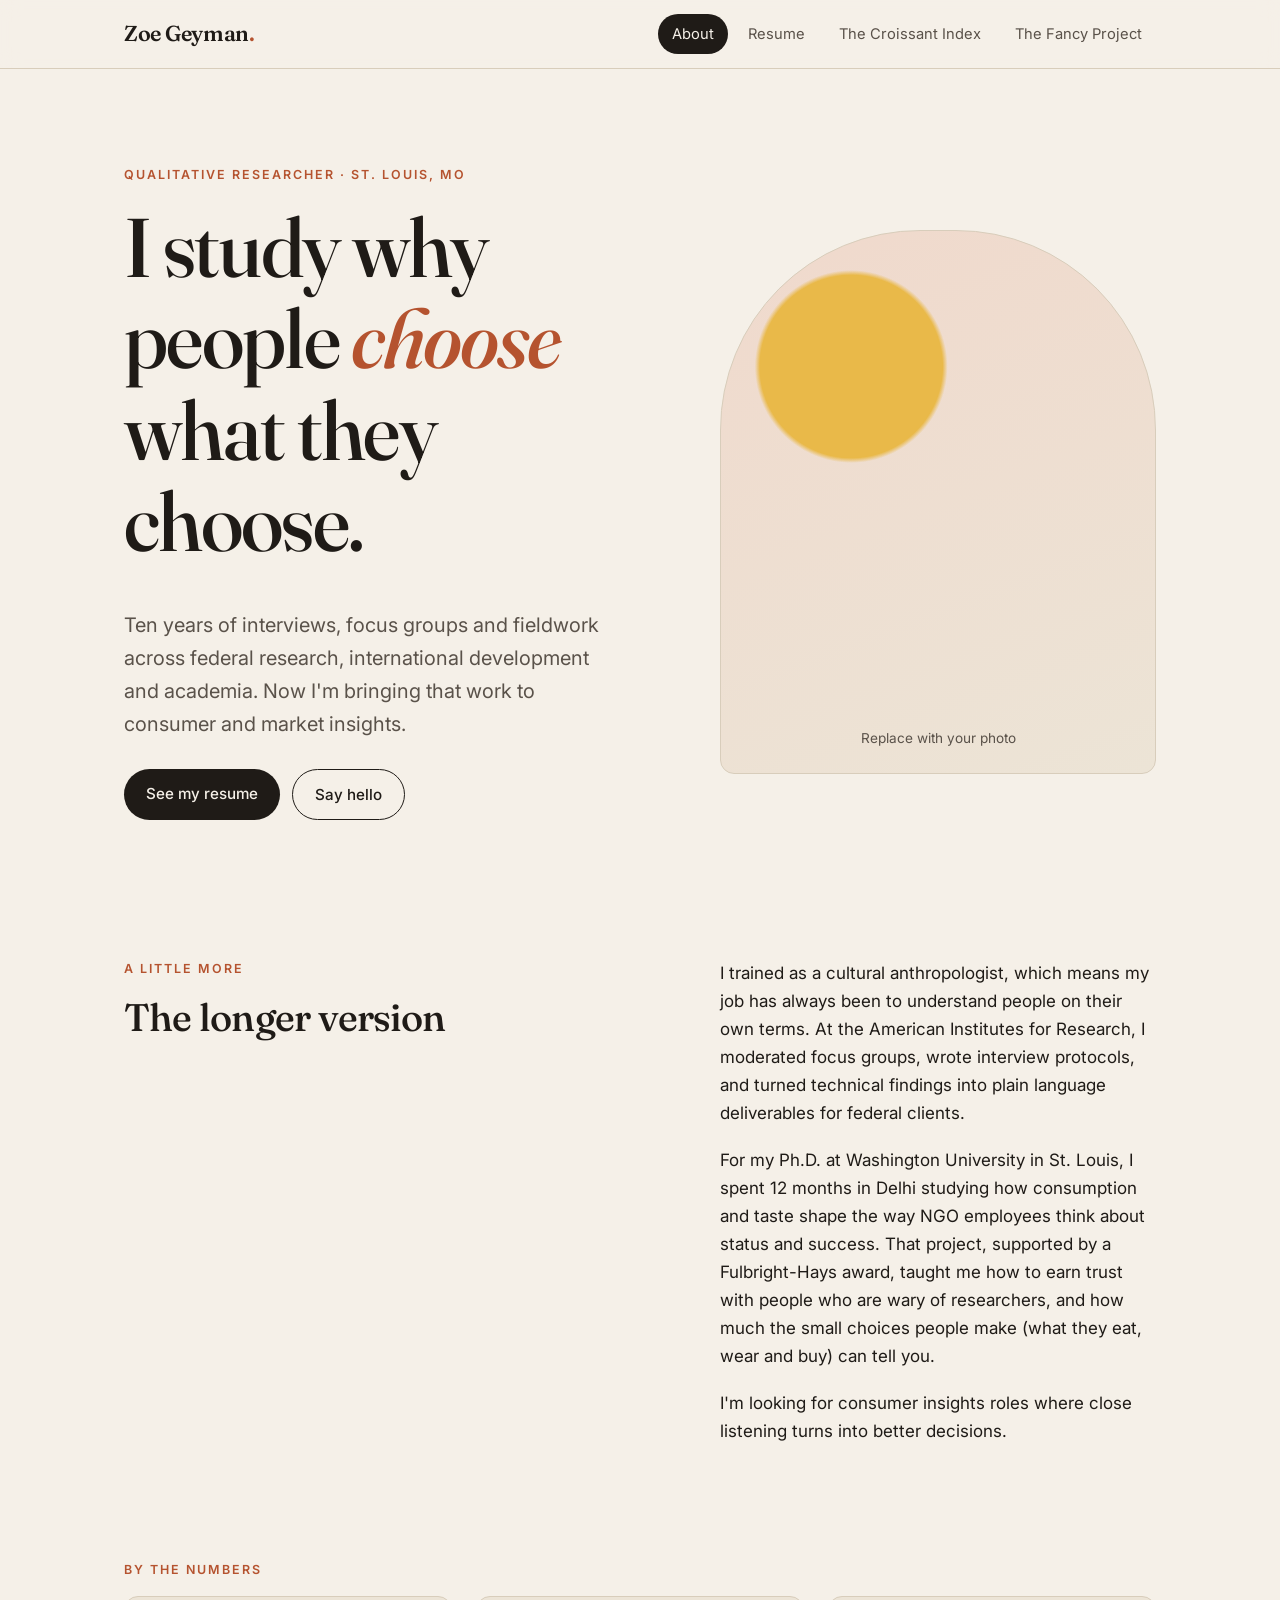
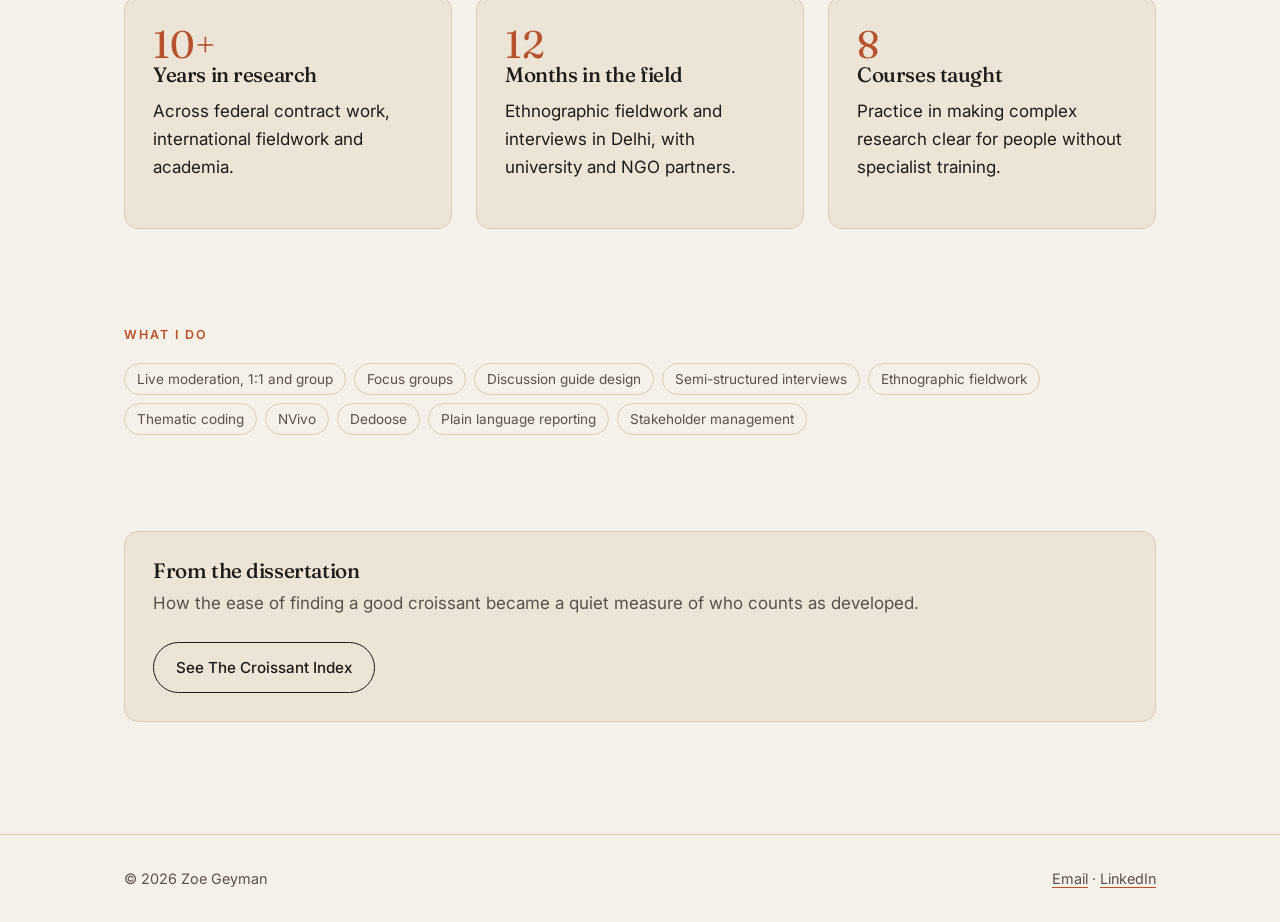
<file: index.html>
<!doctype html>
<html lang="en">
<head>
  <meta charset="utf-8">
  <meta name="viewport" content="width=device-width, initial-scale=1">
  <title>About | Zoe Geyman</title>
  <meta name="description" content="Zoe Geyman is a qualitative researcher bringing ten years of interviews, focus groups and fieldwork to consumer and market insights.">
  <link rel="preconnect" href="https://fonts.googleapis.com">
  <link rel="preconnect" href="https://fonts.gstatic.com" crossorigin>
  <link href="https://fonts.googleapis.com/css2?family=Fraunces:ital,opsz,wght@0,9..144,400;0,9..144,500;0,9..144,600;1,9..144,400&family=Inter:wght@400;500;600&display=swap" rel="stylesheet">
  <link rel="stylesheet" href="styles.css">
</head>
<body>
  <header class="site-header">
    <div class="wrap">
      <a class="logo" href="index.html">Zoe Geyman<span>.</span></a>
      <button class="menu-toggle" aria-expanded="false" aria-controls="site-nav">Menu</button>
      <nav id="site-nav">
        <ul>
          <li><a href="index.html" aria-current="page">About</a></li>
          <li><a href="resume.html">Resume</a></li>
          <li><a href="croissant-index.html">The Croissant Index</a></li>
          <li><a href="fancy-project.html">The Fancy Project</a></li>
        </ul>
      </nav>
    </div>
  </header>

  <main class="wrap">
    <section class="hero grid-2">
      <div class="reveal">
        <p class="eyebrow">Qualitative researcher · St. Louis, MO</p>
        <h1>I study why people <em class="serif">choose</em> what they choose.</h1>
        <p class="lede">Ten years of interviews, focus groups and fieldwork across federal research, international development and academia. Now I'm bringing that work to consumer and market insights.</p>
        <p style="display:flex;gap:12px;flex-wrap:wrap;margin-top:28px">
          <a class="btn" href="resume.html">See my resume</a>
          <a class="btn ghost" href="mailto:zoegeyman@gmail.com">Say hello</a>
        </p>
      </div>
      <div class="portrait reveal" role="img" aria-label="Portrait placeholder">
        Replace with your photo
      </div>
    </section>

    <section class="grid-2 reveal" style="align-items:start">
      <div>
        <p class="eyebrow">A little more</p>
        <h2>The longer version</h2>
      </div>
      <div>
        <p>I trained as a cultural anthropologist, which means my job has always been to understand people on their own terms. At the American Institutes for Research, I moderated focus groups, wrote interview protocols, and turned technical findings into plain language deliverables for federal clients.</p>
        <p>For my Ph.D. at Washington University in St. Louis, I spent 12 months in Delhi studying how consumption and taste shape the way NGO employees think about status and success. That project, supported by a Fulbright-Hays award, taught me how to earn trust with people who are wary of researchers, and how much the small choices people make (what they eat, wear and buy) can tell you.</p>
        <p>I'm looking for consumer insights roles where close listening turns into better decisions.</p>
      </div>
    </section>

    <section class="reveal">
      <p class="eyebrow">By the numbers</p>
      <div class="grid-3">
        <div class="card">
          <div class="num">10+</div>
          <h3>Years in research</h3>
          <p>Across federal contract work, international fieldwork and academia.</p>
        </div>
        <div class="card">
          <div class="num">12</div>
          <h3>Months in the field</h3>
          <p>Ethnographic fieldwork and interviews in Delhi, with university and NGO partners.</p>
        </div>
        <div class="card">
          <div class="num">8</div>
          <h3>Courses taught</h3>
          <p>Practice in making complex research clear for people without specialist training.</p>
        </div>
      </div>
    </section>

    <section class="reveal">
      <p class="eyebrow">What I do</p>
      <ul class="tags">
        <li>Live moderation, 1:1 and group</li><li>Focus groups</li><li>Discussion guide design</li>
        <li>Semi-structured interviews</li><li>Ethnographic fieldwork</li><li>Thematic coding</li>
        <li>NVivo</li><li>Dedoose</li><li>Plain language reporting</li><li>Stakeholder management</li>
      </ul>
    </section>

    <section class="reveal">
      <div class="card" style="display:flex;justify-content:space-between;align-items:center;gap:24px;flex-wrap:wrap">
        <div>
          <h3 style="margin-bottom:0.3em">From the dissertation</h3>
          <p style="margin:0;color:var(--ink-soft)">How the ease of finding a good croissant became a quiet measure of who counts as developed.</p>
        </div>
        <a class="btn ghost" href="croissant-index.html">See The Croissant Index</a>
      </div>
    </section>
  </main>

  <footer>
    <div class="wrap">
      <span>© <span id="year"></span> Zoe Geyman</span>
      <span><a href="mailto:zoegeyman@gmail.com">Email</a> · <a href="https://linkedin.com/in/zoegeyman">LinkedIn</a></span>
    </div>
  </footer>
  <script src="script.js"></script>
</body>
</html>
</file>
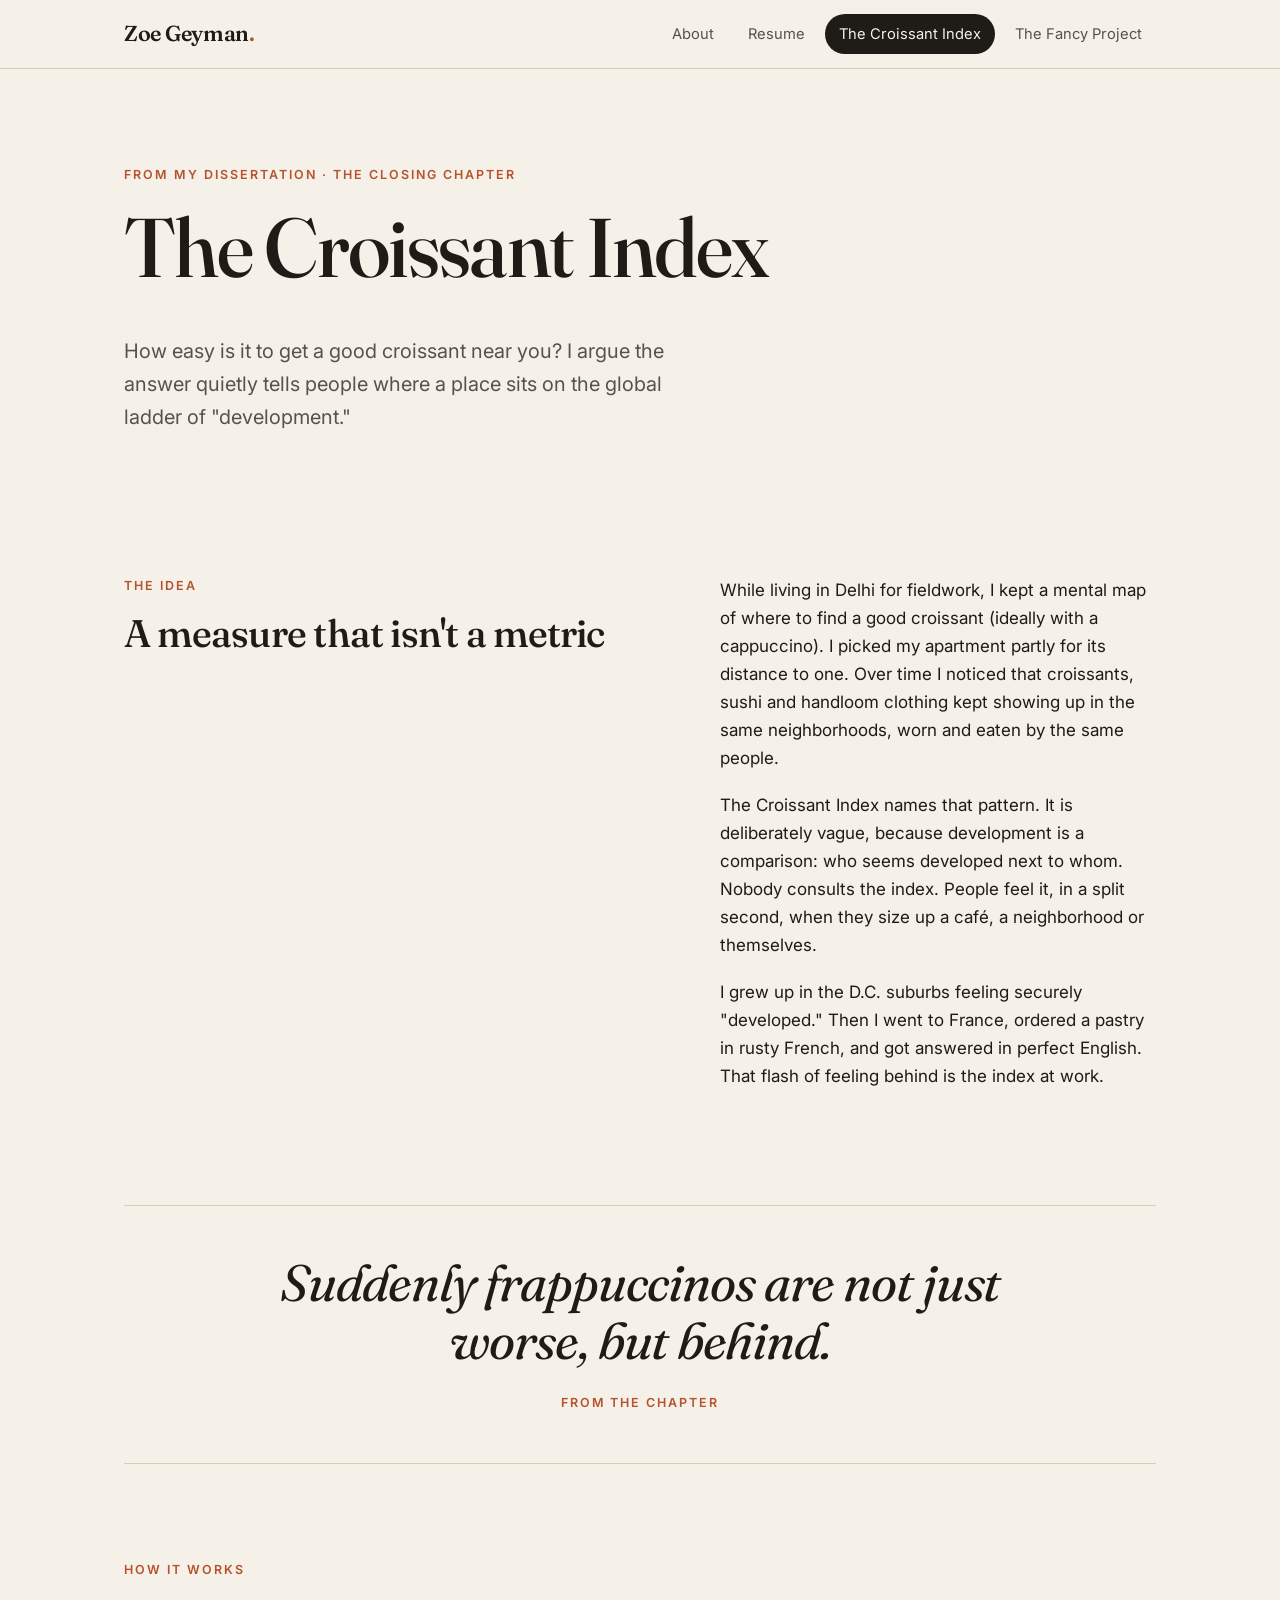
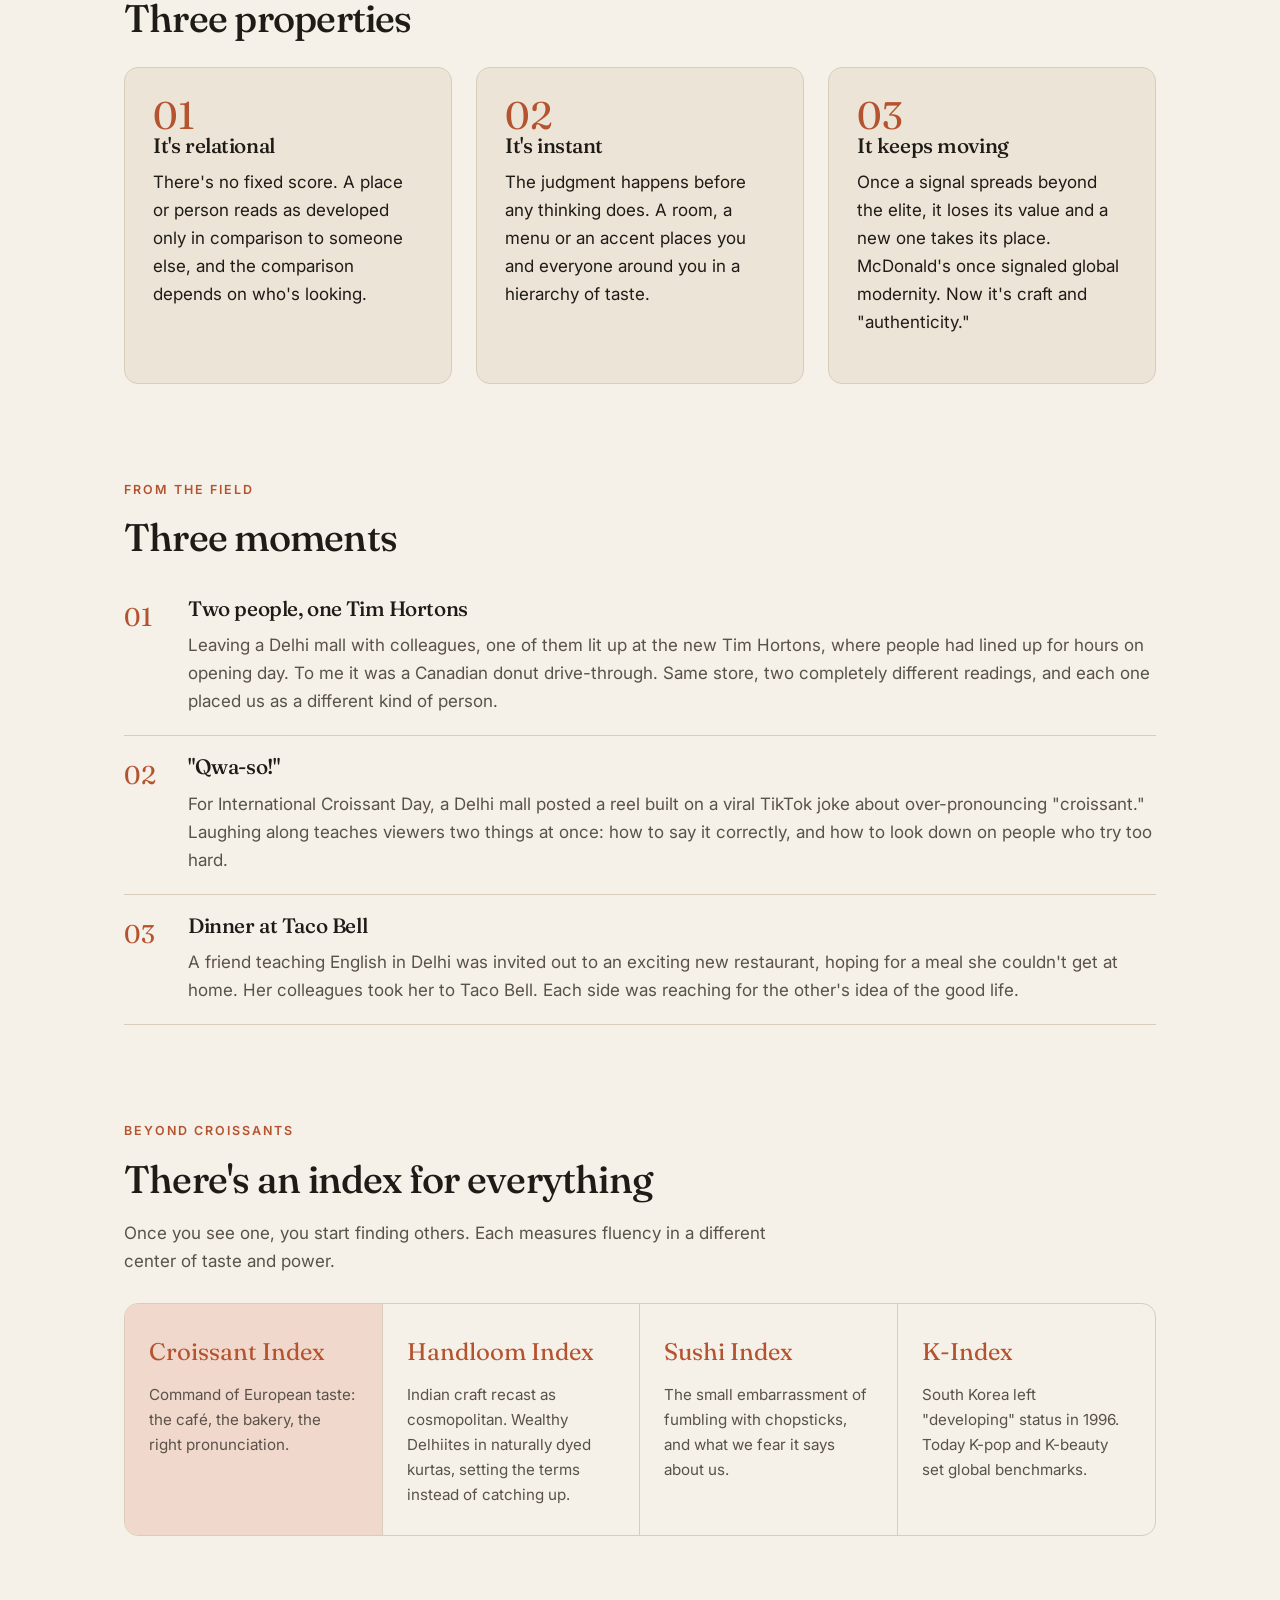
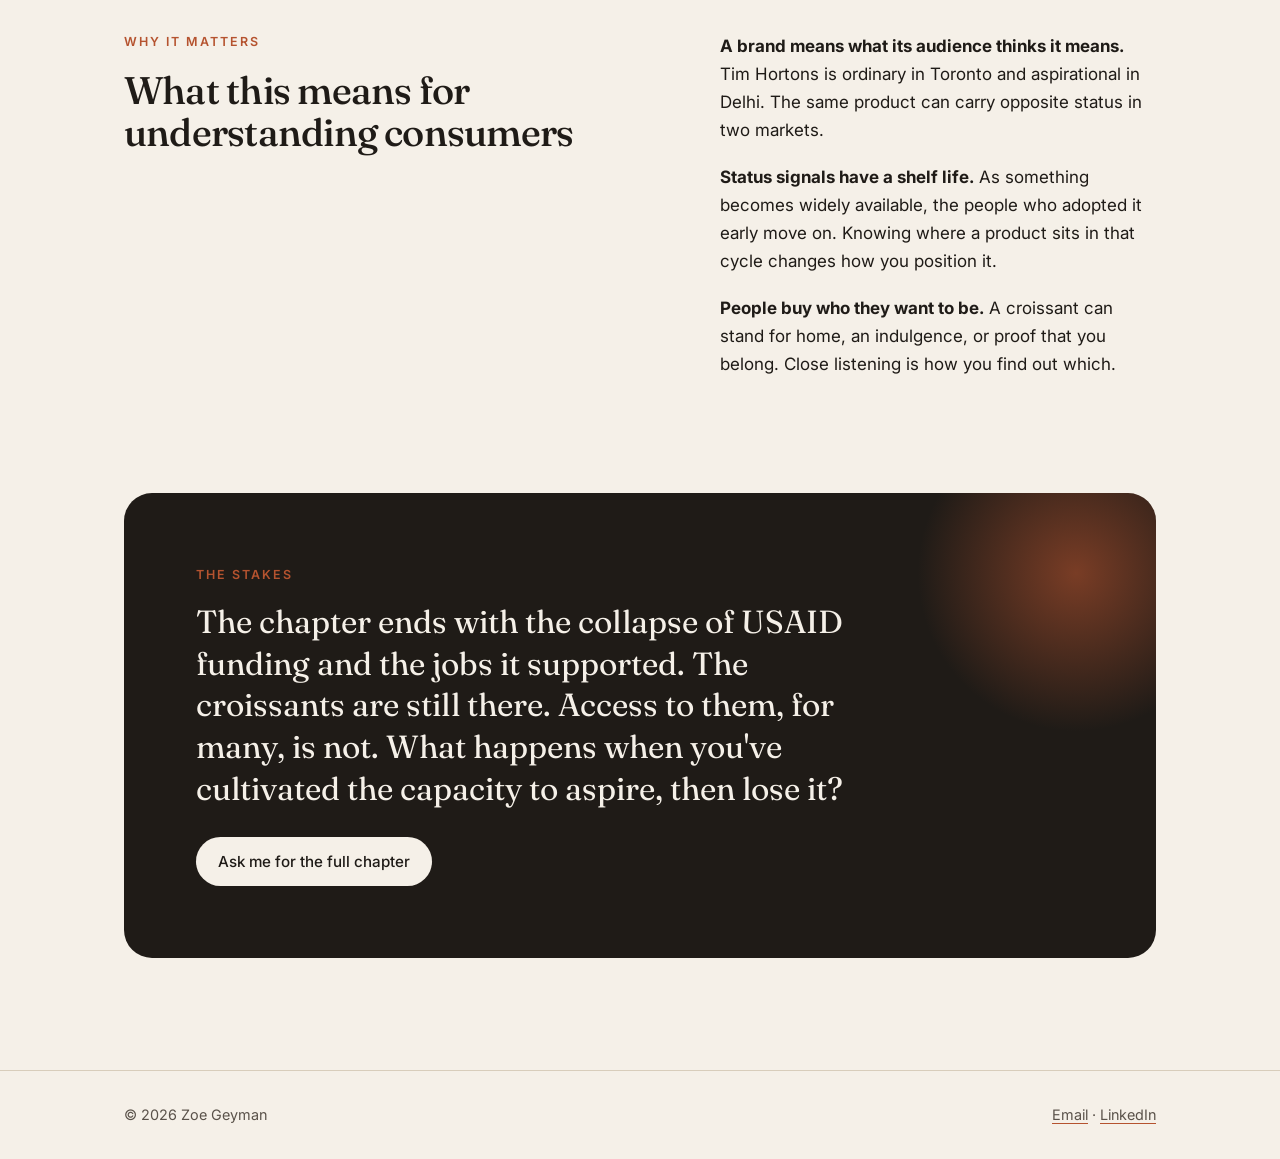
<file: croissant-index.html>
<!doctype html>
<html lang="en">
<head>
  <meta charset="utf-8">
  <meta name="viewport" content="width=device-width, initial-scale=1">
  <title>The Croissant Index | Zoe Geyman</title>
  <meta name="description" content="The Croissant Index: how everyday taste becomes a quiet measure of who counts as developed. From Zoe Geyman's dissertation on consumption and status in Delhi.">
  <link rel="preconnect" href="https://fonts.googleapis.com">
  <link rel="preconnect" href="https://fonts.gstatic.com" crossorigin>
  <link href="https://fonts.googleapis.com/css2?family=Fraunces:ital,opsz,wght@0,9..144,400;0,9..144,500;0,9..144,600;1,9..144,400&family=Inter:wght@400;500;600&display=swap" rel="stylesheet">
  <link rel="stylesheet" href="styles.css">
</head>
<body>
  <header class="site-header">
    <div class="wrap">
      <a class="logo" href="index.html">Zoe Geyman<span>.</span></a>
      <button class="menu-toggle" aria-expanded="false" aria-controls="site-nav">Menu</button>
      <nav id="site-nav">
        <ul>
          <li><a href="index.html">About</a></li>
          <li><a href="resume.html">Resume</a></li>
          <li><a href="croissant-index.html" aria-current="page">The Croissant Index</a></li>
          <li><a href="fancy-project.html">The Fancy Project</a></li>
        </ul>
      </nav>
    </div>
  </header>

  <main class="wrap">
    <!-- Hero -->
    <section class="hero reveal">
      <p class="eyebrow">From my dissertation · The closing chapter</p>
      <h1>The Croissant Index</h1>
      <p class="lede" style="max-width:46ch">How easy is it to get a good croissant near you? I argue the answer quietly tells people where a place sits on the global ladder of "development."</p>
    </section>

    <!-- The idea -->
    <section class="grid-2 reveal" style="align-items:start">
      <div>
        <p class="eyebrow">The idea</p>
        <h2>A measure that isn't a metric</h2>
      </div>
      <div>
        <p>While living in Delhi for fieldwork, I kept a mental map of where to find a good croissant (ideally with a cappuccino). I picked my apartment partly for its distance to one. Over time I noticed that croissants, sushi and handloom clothing kept showing up in the same neighborhoods, worn and eaten by the same people.</p>
        <p>The Croissant Index names that pattern. It is deliberately vague, because development is a comparison: who seems developed next to whom. Nobody consults the index. People feel it, in a split second, when they size up a café, a neighborhood or themselves.</p>
        <p>I grew up in the D.C. suburbs feeling securely "developed." Then I went to France, ordered a pastry in rusty French, and got answered in perfect English. That flash of feeling behind is the index at work.</p>
      </div>
    </section>

    <!-- Pull quote -->
    <section class="reveal">
      <blockquote class="pullquote">
        <p>Suddenly frappuccinos are not just worse, but behind.</p>
        <cite>From the chapter</cite>
      </blockquote>
    </section>

    <!-- How it works -->
    <section class="reveal">
      <p class="eyebrow">How it works</p>
      <h2>Three properties</h2>
      <div class="grid-3" style="margin-top:28px">
        <div class="card">
          <div class="num">01</div>
          <h3>It's relational</h3>
          <p>There's no fixed score. A place or person reads as developed only in comparison to someone else, and the comparison depends on who's looking.</p>
        </div>
        <div class="card">
          <div class="num">02</div>
          <h3>It's instant</h3>
          <p>The judgment happens before any thinking does. A room, a menu or an accent places you and everyone around you in a hierarchy of taste.</p>
        </div>
        <div class="card">
          <div class="num">03</div>
          <h3>It keeps moving</h3>
          <p>Once a signal spreads beyond the elite, it loses its value and a new one takes its place. McDonald's once signaled global modernity. Now it's craft and "authenticity."</p>
        </div>
      </div>
    </section>

    <!-- Field notes -->
    <section class="reveal">
      <p class="eyebrow">From the field</p>
      <h2>Three moments</h2>
      <ol class="steps" style="margin-top:12px">
        <li>
          <h3>Two people, one Tim Hortons</h3>
          <p style="margin:0;color:var(--ink-soft)">Leaving a Delhi mall with colleagues, one of them lit up at the new Tim Hortons, where people had lined up for hours on opening day. To me it was a Canadian donut drive-through. Same store, two completely different readings, and each one placed us as a different kind of person.</p>
        </li>
        <li>
          <h3>"Qwa-so!"</h3>
          <p style="margin:0;color:var(--ink-soft)">For International Croissant Day, a Delhi mall posted a reel built on a viral TikTok joke about over-pronouncing "croissant." Laughing along teaches viewers two things at once: how to say it correctly, and how to look down on people who try too hard.</p>
        </li>
        <li>
          <h3>Dinner at Taco Bell</h3>
          <p style="margin:0;color:var(--ink-soft)">A friend teaching English in Delhi was invited out to an exciting new restaurant, hoping for a meal she couldn't get at home. Her colleagues took her to Taco Bell. Each side was reaching for the other's idea of the good life.</p>
        </li>
      </ol>
    </section>

    <!-- Family of indexes -->
    <section class="reveal">
      <p class="eyebrow">Beyond croissants</p>
      <h2>There's an index for everything</h2>
      <p style="color:var(--ink-soft);max-width:60ch">Once you see one, you start finding others. Each measures fluency in a different center of taste and power.</p>
      <div class="index-grid">
        <div class="index-item">
          <span class="index-name">Croissant Index</span>
          <p>Command of European taste: the café, the bakery, the right pronunciation.</p>
        </div>
        <div class="index-item">
          <span class="index-name">Handloom Index</span>
          <p>Indian craft recast as cosmopolitan. Wealthy Delhiites in naturally dyed kurtas, setting the terms instead of catching up.</p>
        </div>
        <div class="index-item">
          <span class="index-name">Sushi Index</span>
          <p>The small embarrassment of fumbling with chopsticks, and what we fear it says about us.</p>
        </div>
        <div class="index-item">
          <span class="index-name">K-Index</span>
          <p>South Korea left "developing" status in 1996. Today K-pop and K-beauty set global benchmarks.</p>
        </div>
      </div>
    </section>

    <!-- Insights bridge -->
    <section class="grid-2 reveal" style="align-items:start">
      <div>
        <p class="eyebrow">Why it matters</p>
        <h2>What this means for understanding consumers</h2>
      </div>
      <div>
        <p><strong>A brand means what its audience thinks it means.</strong> Tim Hortons is ordinary in Toronto and aspirational in Delhi. The same product can carry opposite status in two markets.</p>
        <p><strong>Status signals have a shelf life.</strong> As something becomes widely available, the people who adopted it early move on. Knowing where a product sits in that cycle changes how you position it.</p>
        <p><strong>People buy who they want to be.</strong> A croissant can stand for home, an indulgence, or proof that you belong. Close listening is how you find out which.</p>
      </div>
    </section>

    <!-- Close -->
    <section class="reveal">
      <div class="feature-panel">
        <p class="eyebrow" style="position:relative;z-index:1">The stakes</p>
        <p class="closing" style="position:relative;z-index:1">The chapter ends with the collapse of USAID funding and the jobs it supported. The croissants are still there. Access to them, for many, is not. What happens when you've cultivated the capacity to aspire, then lose it?</p>
        <p style="position:relative;z-index:1;margin:28px 0 0">
          <a class="btn" style="background:var(--paper);color:var(--ink)" href="mailto:zoegeyman@gmail.com?subject=The%20Croissant%20Index">Ask me for the full chapter</a>
        </p>
      </div>
    </section>
  </main>

  <footer>
    <div class="wrap">
      <span>© <span id="year"></span> Zoe Geyman</span>
      <span><a href="mailto:zoegeyman@gmail.com">Email</a> · <a href="https://linkedin.com/in/zoegeyman">LinkedIn</a></span>
    </div>
  </footer>
  <script src="script.js"></script>
</body>
</html>
</file>
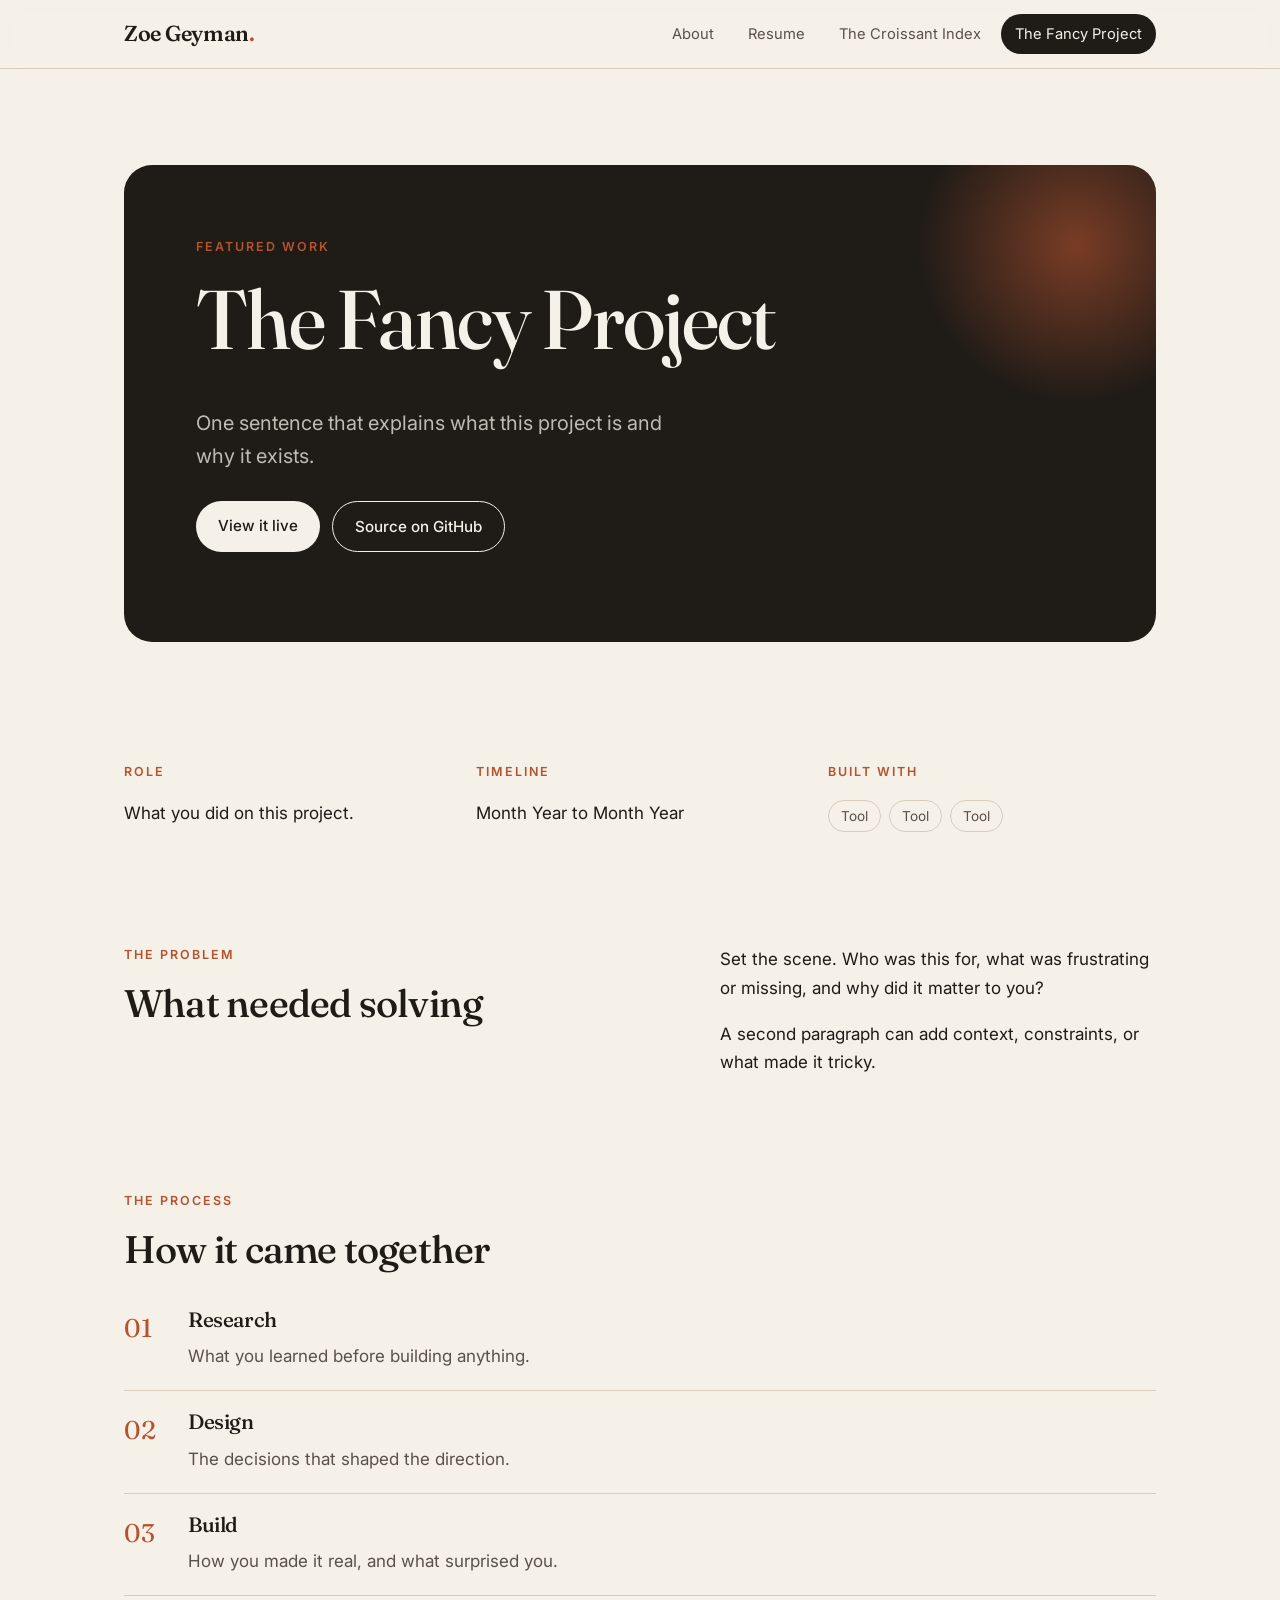
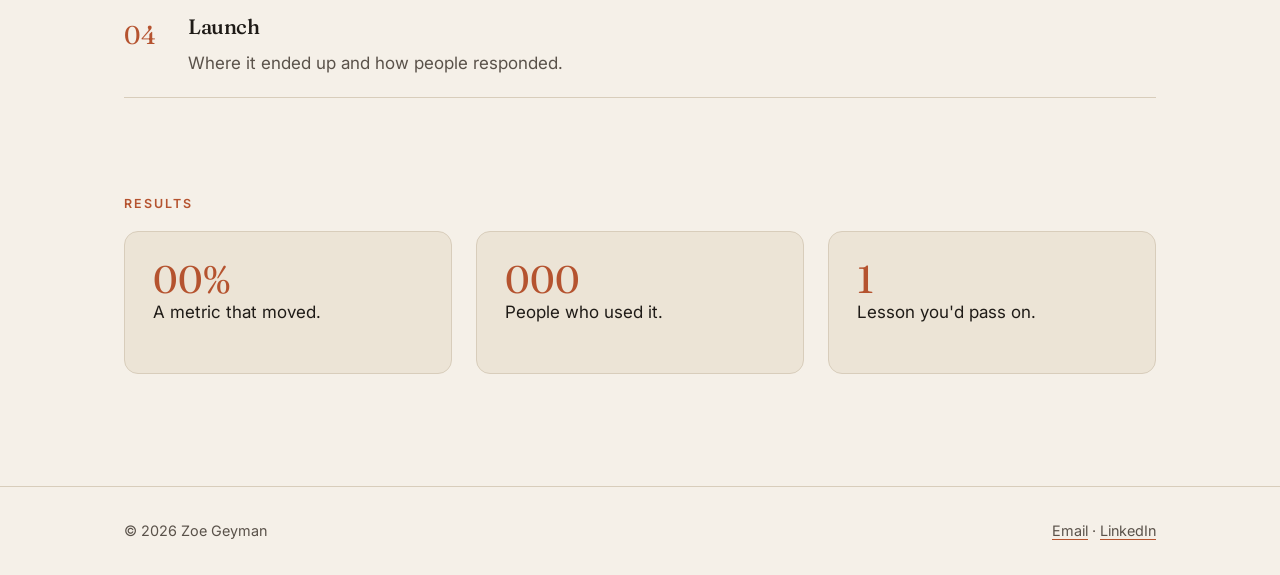
<file: fancy-project.html>
<!doctype html>
<html lang="en">
<head>
  <meta charset="utf-8">
  <meta name="viewport" content="width=device-width, initial-scale=1">
  <title>The Fancy Project | Zoe Geyman</title>
  <link rel="preconnect" href="https://fonts.googleapis.com">
  <link rel="preconnect" href="https://fonts.gstatic.com" crossorigin>
  <link href="https://fonts.googleapis.com/css2?family=Fraunces:ital,opsz,wght@0,9..144,400;0,9..144,500;0,9..144,600;1,9..144,400&family=Inter:wght@400;500;600&display=swap" rel="stylesheet">
  <link rel="stylesheet" href="styles.css">
</head>
<body>
  <header class="site-header">
    <div class="wrap">
      <a class="logo" href="index.html">Zoe Geyman<span>.</span></a>
      <button class="menu-toggle" aria-expanded="false" aria-controls="site-nav">Menu</button>
      <nav id="site-nav">
        <ul>
          <li><a href="index.html">About</a></li>
          <li><a href="resume.html">Resume</a></li>
          <li><a href="croissant-index.html">The Croissant Index</a></li>
          <li><a href="fancy-project.html" aria-current="page">The Fancy Project</a></li>
        </ul>
      </nav>
    </div>
  </header>

  <main class="wrap">
    <section class="hero reveal">
      <div class="feature-panel">
        <p class="eyebrow" style="position:relative;z-index:1">Featured work</p>
        <h1 style="position:relative;z-index:1">The Fancy Project</h1>
        <p class="lede" style="position:relative;z-index:1">One sentence that explains what this project is and why it exists.</p>
        <p style="position:relative;z-index:1;margin-top:28px;display:flex;gap:12px;flex-wrap:wrap">
          <a class="btn" style="background:var(--paper);color:var(--ink)" href="#">View it live</a>
          <a class="btn ghost" style="color:var(--paper);border-color:var(--paper)" href="https://github.com/yourusername">Source on GitHub</a>
        </p>
      </div>
    </section>

    <section class="grid-3 reveal">
      <div>
        <p class="eyebrow">Role</p>
        <p>What you did on this project.</p>
      </div>
      <div>
        <p class="eyebrow">Timeline</p>
        <p>Month Year to Month Year</p>
      </div>
      <div>
        <p class="eyebrow">Built with</p>
        <ul class="tags"><li>Tool</li><li>Tool</li><li>Tool</li></ul>
      </div>
    </section>

    <section class="grid-2 reveal" style="align-items:start">
      <div>
        <p class="eyebrow">The problem</p>
        <h2>What needed solving</h2>
      </div>
      <div>
        <p>Set the scene. Who was this for, what was frustrating or missing, and why did it matter to you?</p>
        <p>A second paragraph can add context, constraints, or what made it tricky.</p>
      </div>
    </section>

    <section class="reveal">
      <p class="eyebrow">The process</p>
      <h2>How it came together</h2>
      <ol class="steps">
        <li><h3>Research</h3><p style="margin:0;color:var(--ink-soft)">What you learned before building anything.</p></li>
        <li><h3>Design</h3><p style="margin:0;color:var(--ink-soft)">The decisions that shaped the direction.</p></li>
        <li><h3>Build</h3><p style="margin:0;color:var(--ink-soft)">How you made it real, and what surprised you.</p></li>
        <li><h3>Launch</h3><p style="margin:0;color:var(--ink-soft)">Where it ended up and how people responded.</p></li>
      </ol>
    </section>

    <section class="reveal">
      <p class="eyebrow">Results</p>
      <div class="grid-3">
        <div class="card"><div class="num">00%</div><p>A metric that moved.</p></div>
        <div class="card"><div class="num">000</div><p>People who used it.</p></div>
        <div class="card"><div class="num">1</div><p>Lesson you'd pass on.</p></div>
      </div>
    </section>
  </main>

  <footer>
    <div class="wrap">
      <span>© <span id="year"></span> Zoe Geyman</span>
      <span><a href="mailto:zoegeyman@gmail.com">Email</a> · <a href="https://linkedin.com/in/zoegeyman">LinkedIn</a></span>
    </div>
  </footer>
  <script src="script.js"></script>
</body>
</html>
</file>
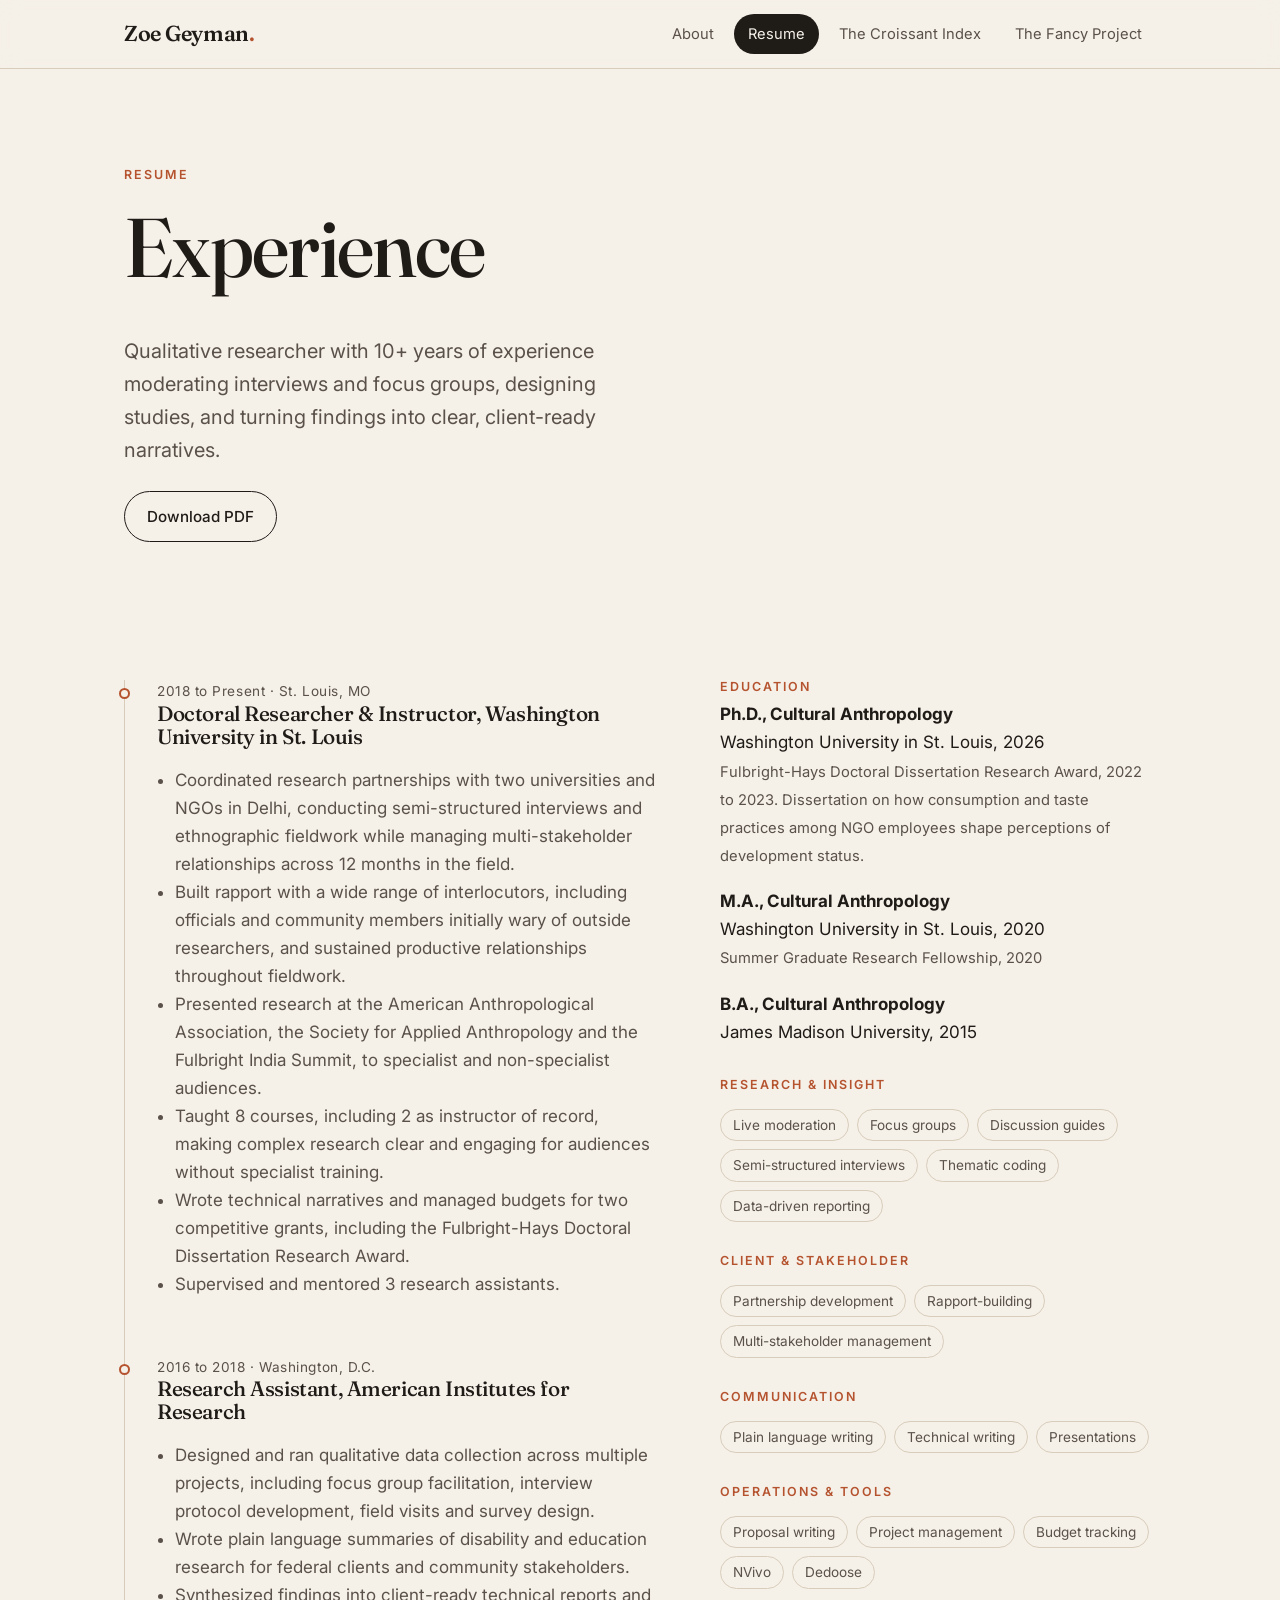
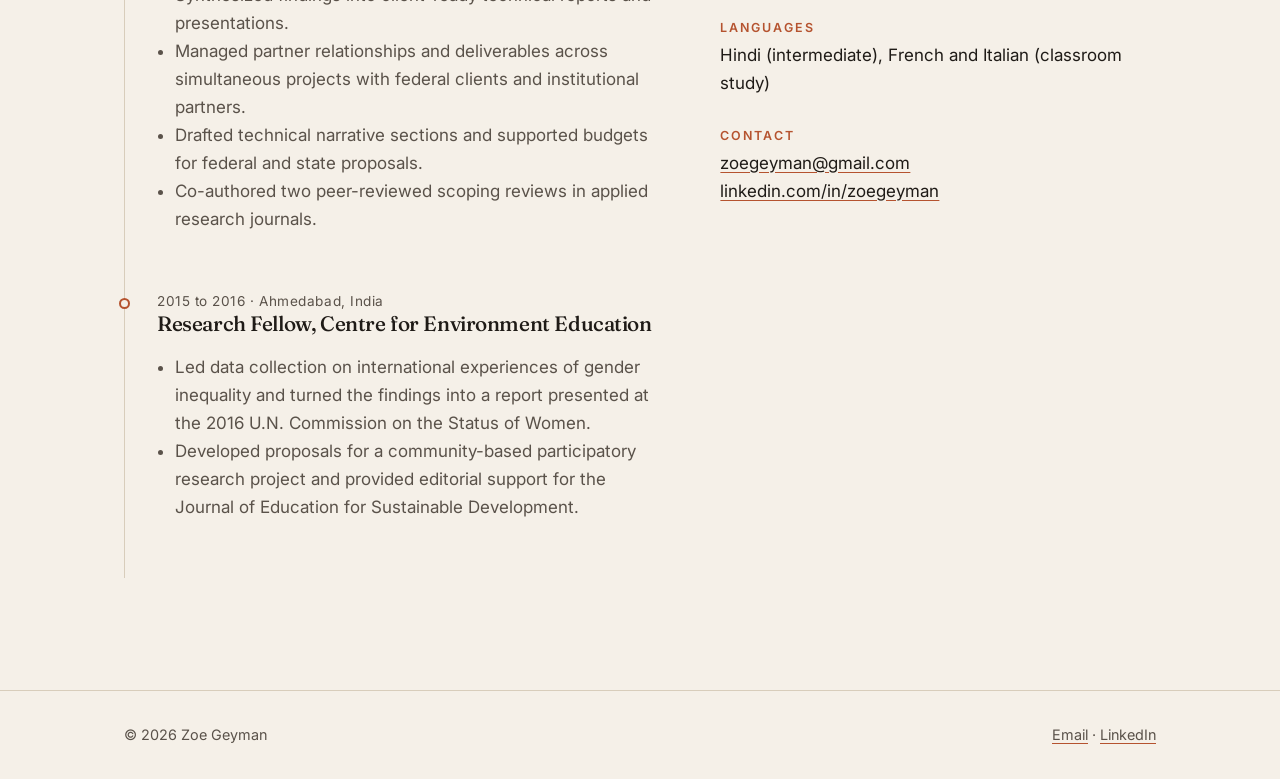
<file: resume.html>
<!doctype html>
<html lang="en">
<head>
  <meta charset="utf-8">
  <meta name="viewport" content="width=device-width, initial-scale=1">
  <title>Resume | Zoe Geyman</title>
  <meta name="description" content="Resume of Zoe Geyman, qualitative researcher.">
  <link rel="preconnect" href="https://fonts.googleapis.com">
  <link rel="preconnect" href="https://fonts.gstatic.com" crossorigin>
  <link href="https://fonts.googleapis.com/css2?family=Fraunces:ital,opsz,wght@0,9..144,400;0,9..144,500;0,9..144,600;1,9..144,400&family=Inter:wght@400;500;600&display=swap" rel="stylesheet">
  <link rel="stylesheet" href="styles.css">
</head>
<body>
  <header class="site-header">
    <div class="wrap">
      <a class="logo" href="index.html">Zoe Geyman<span>.</span></a>
      <button class="menu-toggle" aria-expanded="false" aria-controls="site-nav">Menu</button>
      <nav id="site-nav">
        <ul>
          <li><a href="index.html">About</a></li>
          <li><a href="resume.html" aria-current="page">Resume</a></li>
          <li><a href="croissant-index.html">The Croissant Index</a></li>
          <li><a href="fancy-project.html">The Fancy Project</a></li>
        </ul>
      </nav>
    </div>
  </header>

  <main class="wrap">
    <section class="hero reveal">
      <p class="eyebrow">Resume</p>
      <h1>Experience</h1>
      <p class="lede">Qualitative researcher with 10+ years of experience moderating interviews and focus groups, designing studies, and turning findings into clear, client-ready narratives.</p>
      <p style="margin-top:24px"><a class="btn ghost" href="resume.pdf" download>Download PDF</a></p>
    </section>

    <section class="grid-2 reveal" style="align-items:start">
      <div class="timeline">
        <div class="role">
          <div class="when">2018 to Present · St. Louis, MO</div>
          <h3>Doctoral Researcher &amp; Instructor, Washington University in St. Louis</h3>
          <ul>
            <li>Coordinated research partnerships with two universities and NGOs in Delhi, conducting semi-structured interviews and ethnographic fieldwork while managing multi-stakeholder relationships across 12 months in the field.</li>
            <li>Built rapport with a wide range of interlocutors, including officials and community members initially wary of outside researchers, and sustained productive relationships throughout fieldwork.</li>
            <li>Presented research at the American Anthropological Association, the Society for Applied Anthropology and the Fulbright India Summit, to specialist and non-specialist audiences.</li>
            <li>Taught 8 courses, including 2 as instructor of record, making complex research clear and engaging for audiences without specialist training.</li>
            <li>Wrote technical narratives and managed budgets for two competitive grants, including the Fulbright-Hays Doctoral Dissertation Research Award.</li>
            <li>Supervised and mentored 3 research assistants.</li>
          </ul>
        </div>
        <div class="role">
          <div class="when">2016 to 2018 · Washington, D.C.</div>
          <h3>Research Assistant, American Institutes for Research</h3>
          <ul>
            <li>Designed and ran qualitative data collection across multiple projects, including focus group facilitation, interview protocol development, field visits and survey design.</li>
            <li>Wrote plain language summaries of disability and education research for federal clients and community stakeholders.</li>
            <li>Synthesized findings into client-ready technical reports and presentations.</li>
            <li>Managed partner relationships and deliverables across simultaneous projects with federal clients and institutional partners.</li>
            <li>Drafted technical narrative sections and supported budgets for federal and state proposals.</li>
            <li>Co-authored two peer-reviewed scoping reviews in applied research journals.</li>
          </ul>
        </div>
        <div class="role">
          <div class="when">2015 to 2016 · Ahmedabad, India</div>
          <h3>Research Fellow, Centre for Environment Education</h3>
          <ul>
            <li>Led data collection on international experiences of gender inequality and turned the findings into a report presented at the 2016 U.N. Commission on the Status of Women.</li>
            <li>Developed proposals for a community-based participatory research project and provided editorial support for the Journal of Education for Sustainable Development.</li>
          </ul>
        </div>
      </div>

      <aside class="resume-side">
        <h3 style="margin-top:0">Education</h3>
        <p><strong>Ph.D., Cultural Anthropology</strong><br>Washington University in St. Louis, 2026<br>
          <span style="color:var(--ink-soft);font-size:0.92rem">Fulbright-Hays Doctoral Dissertation Research Award, 2022 to 2023. Dissertation on how consumption and taste practices among NGO employees shape perceptions of development status.</span></p>
        <p><strong>M.A., Cultural Anthropology</strong><br>Washington University in St. Louis, 2020<br>
          <span style="color:var(--ink-soft);font-size:0.92rem">Summer Graduate Research Fellowship, 2020</span></p>
        <p><strong>B.A., Cultural Anthropology</strong><br>James Madison University, 2015</p>

        <h3>Research &amp; Insight</h3>
        <ul class="tags">
          <li>Live moderation</li><li>Focus groups</li><li>Discussion guides</li>
          <li>Semi-structured interviews</li><li>Thematic coding</li><li>Data-driven reporting</li>
        </ul>

        <h3>Client &amp; Stakeholder</h3>
        <ul class="tags">
          <li>Partnership development</li><li>Rapport-building</li><li>Multi-stakeholder management</li>
        </ul>

        <h3>Communication</h3>
        <ul class="tags">
          <li>Plain language writing</li><li>Technical writing</li><li>Presentations</li>
        </ul>

        <h3>Operations &amp; Tools</h3>
        <ul class="tags">
          <li>Proposal writing</li><li>Project management</li><li>Budget tracking</li><li>NVivo</li><li>Dedoose</li>
        </ul>

        <h3>Languages</h3>
        <p>Hindi (intermediate), French and Italian (classroom study)</p>

        <h3>Contact</h3>
        <p><a href="mailto:zoegeyman@gmail.com">zoegeyman@gmail.com</a><br>
          <a href="https://linkedin.com/in/zoegeyman">linkedin.com/in/zoegeyman</a></p>
      </aside>
    </section>
  </main>

  <footer>
    <div class="wrap">
      <span>© <span id="year"></span> Zoe Geyman</span>
      <span><a href="mailto:zoegeyman@gmail.com">Email</a> · <a href="https://linkedin.com/in/zoegeyman">LinkedIn</a></span>
    </div>
  </footer>
  <script src="script.js"></script>
</body>
</html>
</file>
<file: styles.css>
/* ---------- Tokens ---------- */
:root {
  --paper: #f5f0e8;
  --paper-deep: #ece4d6;
  --ink: #1f1b17;
  --ink-soft: #5a524a;
  --line: #d8cdbb;
  --accent: #b5532f;
  --accent-soft: #f0d9cc;
  --butter: #e9b949;
  --radius: 14px;
  --max: 1080px;
  --serif: "Fraunces", Georgia, serif;
  --sans: "Inter", system-ui, -apple-system, sans-serif;
}

@media (prefers-color-scheme: dark) {
  :root {
    --paper: #1b1815;
    --paper-deep: #24201c;
    --ink: #f1eadf;
    --ink-soft: #b3a99c;
    --line: #3a342e;
    --accent: #e07a52;
    --accent-soft: #3a2a22;
  }
}

/* ---------- Base ---------- */
*, *::before, *::after { box-sizing: border-box; }
html { scroll-behavior: smooth; }
body {
  margin: 0;
  background: var(--paper);
  color: var(--ink);
  font-family: var(--sans);
  font-size: 17px;
  line-height: 1.65;
  -webkit-font-smoothing: antialiased;
}
img { max-width: 100%; display: block; }
a { color: inherit; text-decoration-color: var(--accent); text-underline-offset: 3px; }
a:hover { color: var(--accent); }

.wrap { max-width: var(--max); margin: 0 auto; padding: 0 24px; }

h1, h2, h3 {
  font-family: var(--serif);
  font-weight: 500;
  line-height: 1.1;
  letter-spacing: -0.02em;
  margin: 0 0 0.5em;
}
h1 { font-size: clamp(2.6rem, 7vw, 5.2rem); }
h2 { font-size: clamp(1.7rem, 3.5vw, 2.4rem); }
h3 { font-size: 1.3rem; }
p { margin: 0 0 1.1em; }

.eyebrow {
  font-size: 0.78rem;
  letter-spacing: 0.16em;
  text-transform: uppercase;
  color: var(--accent);
  font-weight: 600;
  margin-bottom: 1rem;
}
.lede { font-size: 1.25rem; color: var(--ink-soft); max-width: 38ch; }
em.serif { font-family: var(--serif); font-style: italic; color: var(--accent); }

/* ---------- Header / Nav ---------- */
.site-header {
  position: sticky; top: 0; z-index: 10;
  background: color-mix(in srgb, var(--paper) 88%, transparent);
  backdrop-filter: blur(10px);
  border-bottom: 1px solid var(--line);
}
.site-header .wrap {
  display: flex; align-items: center; justify-content: space-between;
  gap: 16px; height: 68px;
}
.logo {
  font-family: var(--serif); font-size: 1.35rem; font-weight: 600;
  text-decoration: none; letter-spacing: -0.02em;
}
.logo span { color: var(--accent); }
nav ul { list-style: none; display: flex; gap: 6px; margin: 0; padding: 0; }
nav a {
  display: block; padding: 8px 14px; border-radius: 999px;
  text-decoration: none; font-size: 0.92rem; color: var(--ink-soft);
  transition: background 0.2s, color 0.2s;
}
nav a:hover { background: var(--paper-deep); color: var(--ink); }
nav a[aria-current="page"] { background: var(--ink); color: var(--paper); }

.menu-toggle {
  display: none; background: none; border: 1px solid var(--line);
  border-radius: 999px; padding: 8px 14px; font: inherit; color: var(--ink); cursor: pointer;
}

@media (max-width: 720px) {
  .menu-toggle { display: block; }
  nav { position: absolute; top: 68px; left: 0; right: 0; background: var(--paper);
        border-bottom: 1px solid var(--line); display: none; }
  nav.open { display: block; }
  nav ul { flex-direction: column; padding: 12px 24px 20px; }
}

/* ---------- Sections ---------- */
main.wrap { padding-top: 56px; padding-bottom: 112px; }
section + section { margin-top: 96px; }
.hero { padding: 40px 0 24px; }

.grid-2 { display: grid; grid-template-columns: 1.1fr 0.9fr; gap: 64px; align-items: center; }
.grid-3 { display: grid; grid-template-columns: repeat(3, 1fr); gap: 24px; }
@media (max-width: 820px) {
  .grid-2, .grid-3 { grid-template-columns: 1fr; gap: 32px; }
}

.portrait {
  aspect-ratio: 4 / 5; border-radius: 200px 200px var(--radius) var(--radius);
  background:
    radial-gradient(circle at 30% 25%, var(--butter) 0 18%, transparent 19%),
    linear-gradient(160deg, var(--accent-soft), var(--paper-deep));
  border: 1px solid var(--line);
  display: grid; place-items: end center; padding: 24px;
  color: var(--ink-soft); font-size: 0.85rem;
}

.card {
  background: var(--paper-deep);
  border: 1px solid var(--line);
  border-radius: var(--radius);
  padding: 28px;
  transition: transform 0.25s, border-color 0.25s;
}
.card:hover { transform: translateY(-3px); border-color: var(--accent); }
.card .num { font-family: var(--serif); font-size: 2.4rem; color: var(--accent); line-height: 1; }

.tags { display: flex; flex-wrap: wrap; gap: 8px; padding: 0; list-style: none; }
.tags li {
  border: 1px solid var(--line); border-radius: 999px;
  padding: 4px 12px; font-size: 0.85rem; color: var(--ink-soft);
}

.btn {
  display: inline-block; padding: 12px 22px; border-radius: 999px;
  background: var(--ink); color: var(--paper); text-decoration: none;
  font-weight: 500; font-size: 0.95rem; transition: background 0.2s;
}
.btn:hover { background: var(--accent); color: #fff; }
.btn.ghost { background: transparent; color: var(--ink); border: 1px solid var(--ink); }
.btn.ghost:hover { background: var(--ink); color: var(--paper); }

/* ---------- Resume ---------- */
.timeline { border-left: 1px solid var(--line); padding-left: 32px; }
.role { position: relative; padding-bottom: 40px; }
.role::before {
  content: ""; position: absolute; left: -38px; top: 8px;
  width: 11px; height: 11px; border-radius: 50%;
  background: var(--paper); border: 2px solid var(--accent);
}
.role .when { font-size: 0.85rem; color: var(--ink-soft); letter-spacing: 0.04em; }
.role ul { padding-left: 18px; color: var(--ink-soft); }
.resume-side h3 { font-family: var(--sans); font-size: 0.78rem; letter-spacing: 0.16em;
  text-transform: uppercase; color: var(--accent); font-weight: 600; margin-top: 32px; }

/* ---------- Croissant Index ---------- */
.pullquote {
  margin: 0; padding: 48px 0;
  border-top: 1px solid var(--line); border-bottom: 1px solid var(--line);
  text-align: center;
}
.pullquote p {
  font-family: var(--serif); font-style: italic;
  font-size: clamp(1.8rem, 4.5vw, 3.2rem); line-height: 1.15;
  letter-spacing: -0.02em; max-width: 22ch; margin: 0 auto 16px;
}
.pullquote cite {
  font-style: normal; font-size: 0.78rem; letter-spacing: 0.16em;
  text-transform: uppercase; color: var(--accent); font-weight: 600;
}
.index-grid {
  display: grid; grid-template-columns: repeat(4, 1fr);
  border: 1px solid var(--line); border-radius: var(--radius);
  overflow: hidden; margin-top: 28px;
}
.index-item { padding: 28px 24px; border-right: 1px solid var(--line); }
.index-item:last-child { border-right: none; }
.index-item:first-child { background: var(--accent-soft); }
.index-name {
  display: block; font-family: var(--serif); font-size: 1.5rem;
  margin-bottom: 10px; color: var(--accent);
}
.index-item p { margin: 0; color: var(--ink-soft); font-size: 0.95rem; }
@media (max-width: 820px) {
  .index-grid { grid-template-columns: 1fr 1fr; }
  .index-item:nth-child(2n) { border-right: none; }
  .index-item:nth-child(-n+2) { border-bottom: 1px solid var(--line); }
}
@media (max-width: 520px) {
  .index-grid { grid-template-columns: 1fr; }
  .index-item { border-right: none; border-bottom: 1px solid var(--line); }
  .index-item:last-child { border-bottom: none; }
}
.closing {
  font-family: var(--serif); font-size: clamp(1.4rem, 3vw, 2rem);
  line-height: 1.3; max-width: 32ch; margin: 0;
}

.table-wrap { overflow-x: auto; border: 1px solid var(--line); border-radius: var(--radius); }
table { width: 100%; border-collapse: collapse; min-width: 640px; }
th, td { text-align: left; padding: 16px 20px; border-bottom: 1px solid var(--line); }
tr:last-child td { border-bottom: none; }
th {
  font-size: 0.75rem; letter-spacing: 0.14em; text-transform: uppercase;
  color: var(--ink-soft); font-weight: 600; background: var(--paper-deep);
  cursor: pointer; user-select: none; white-space: nowrap;
}
th:hover { color: var(--accent); }
th[data-dir]::after { content: " ↓"; color: var(--accent); }
th[data-dir="asc"]::after { content: " ↑"; }
td.score { font-family: var(--serif); font-size: 1.4rem; color: var(--accent); }
tbody tr { transition: background 0.15s; }
tbody tr:hover { background: var(--paper-deep); }
.bar { height: 6px; border-radius: 3px; background: var(--line); width: 90px; overflow: hidden; }
.bar span { display: block; height: 100%; background: var(--butter); }

.legend { display: flex; flex-wrap: wrap; gap: 24px; color: var(--ink-soft); font-size: 0.92rem; }

/* ---------- Fancy Project ---------- */
.feature-panel {
  border-radius: 28px; padding: clamp(32px, 6vw, 72px);
  background: var(--ink); color: var(--paper);
  position: relative; overflow: hidden;
}
.feature-panel::after {
  content: ""; position: absolute; right: -80px; top: -80px;
  width: 320px; height: 320px; border-radius: 50%;
  background: radial-gradient(circle, var(--accent), transparent 70%);
  opacity: 0.6;
}
.feature-panel .lede { color: color-mix(in srgb, var(--paper) 75%, transparent); }
.steps { counter-reset: step; list-style: none; padding: 0; }
.steps li { counter-increment: step; padding: 20px 0 20px 64px; position: relative;
  border-bottom: 1px solid var(--line); }
.steps li::before {
  content: counter(step, decimal-leading-zero);
  position: absolute; left: 0; top: 18px;
  font-family: var(--serif); font-size: 1.6rem; color: var(--accent);
}

/* ---------- Footer ---------- */
footer { border-top: 1px solid var(--line); padding: 32px 0; color: var(--ink-soft); font-size: 0.9rem; }
footer .wrap { display: flex; justify-content: space-between; flex-wrap: wrap; gap: 12px; }

/* ---------- Motion ---------- */
.reveal { opacity: 0; transform: translateY(16px); transition: opacity 0.7s ease, transform 0.7s ease; }
.reveal.in { opacity: 1; transform: none; }
@media (prefers-reduced-motion: reduce) {
  .reveal { opacity: 1; transform: none; transition: none; }
  * { scroll-behavior: auto; }
}
</file>
